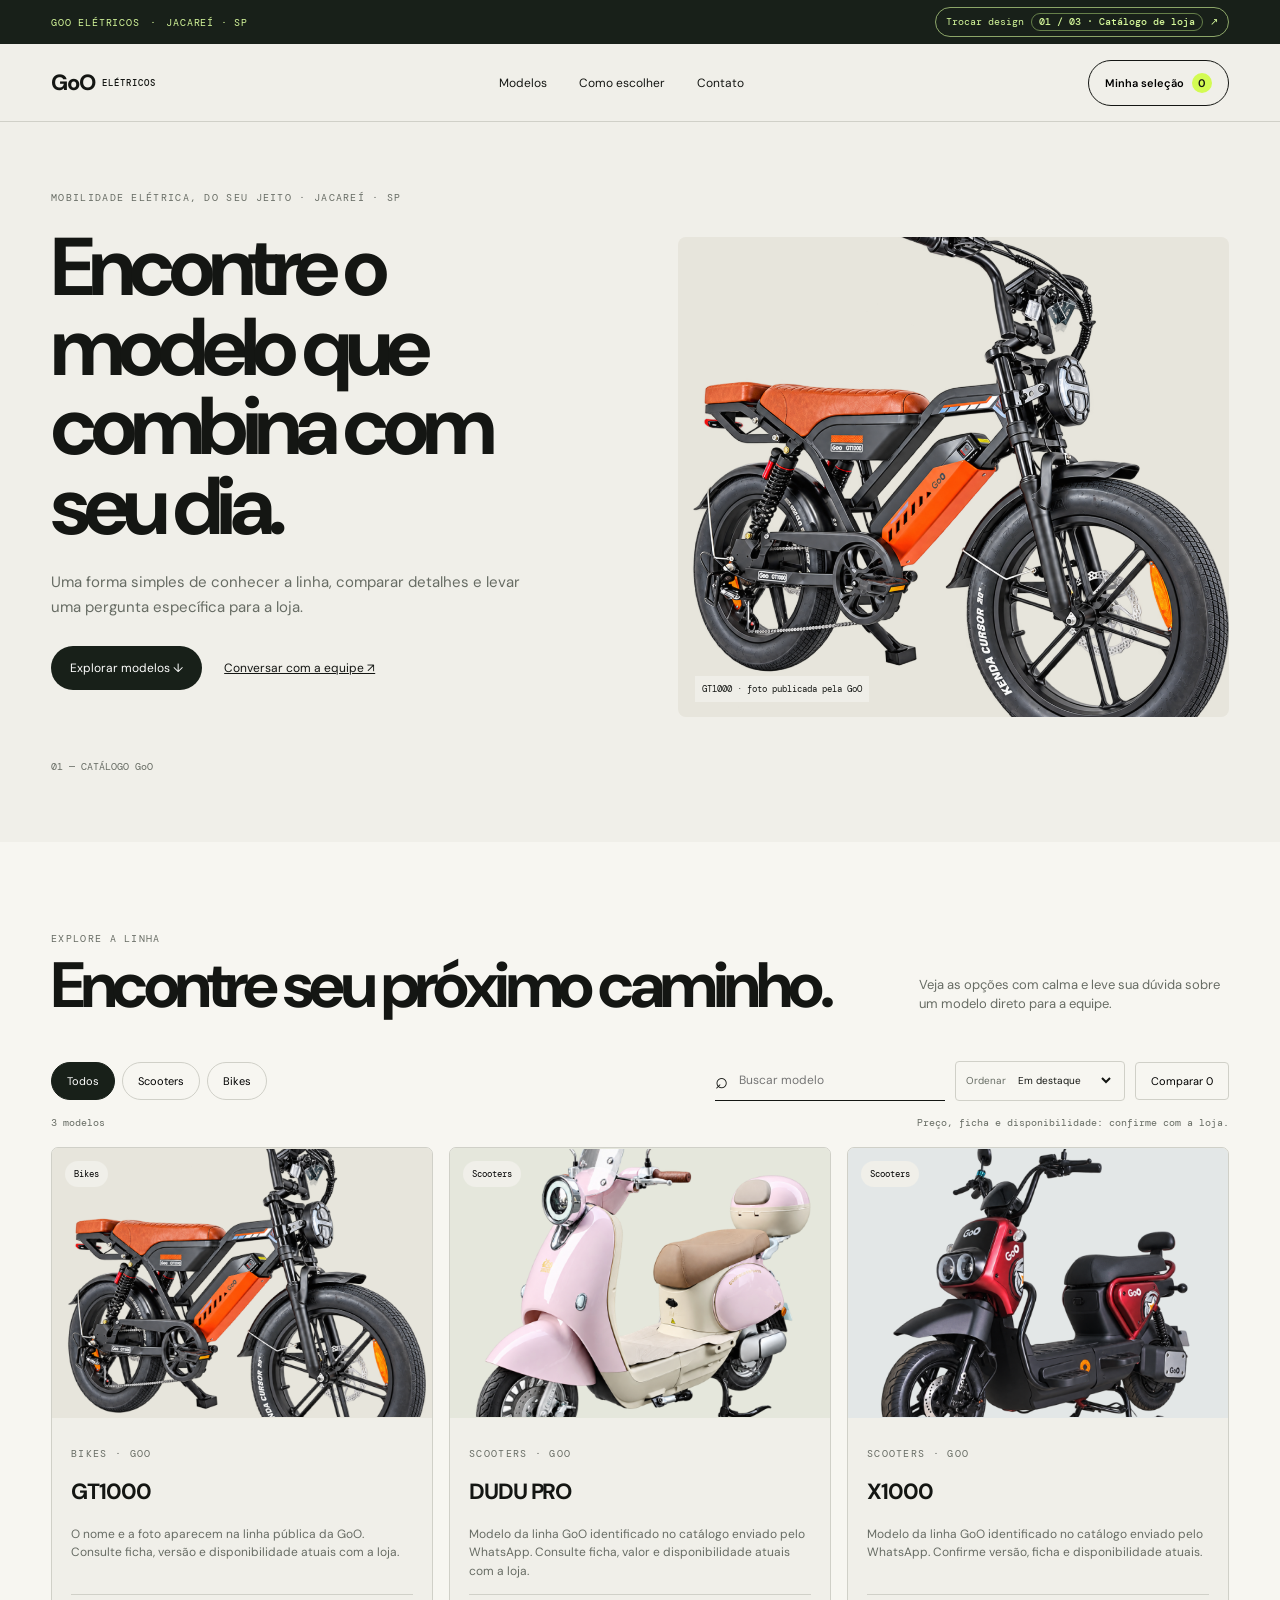
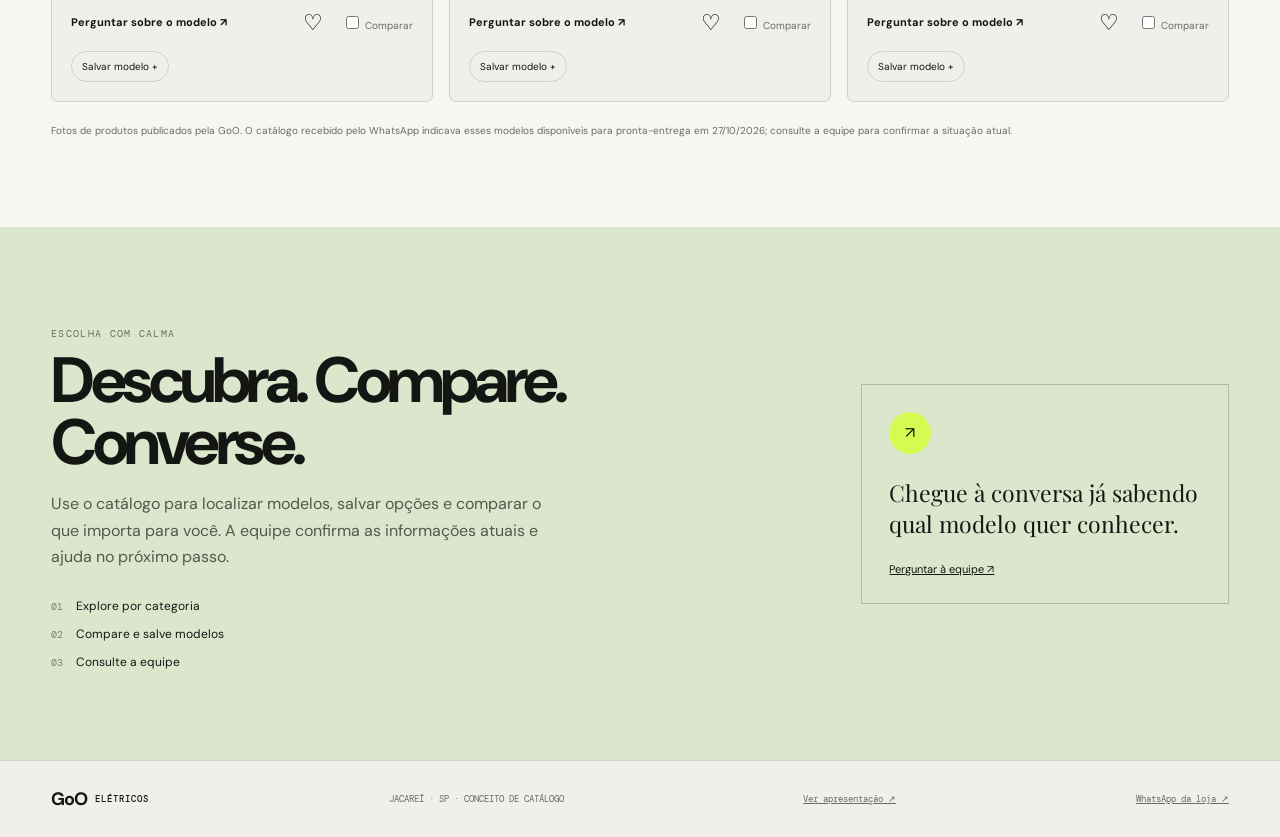
<file: index.html>
<!doctype html>
<html lang="pt-BR">
<head>
  <meta charset="utf-8">
  <meta name="viewport" content="width=device-width,initial-scale=1">
  <meta name="theme-color" content="#e9e6df">
  <meta name="description" content="Conheça os modelos de mobilidade elétrica da GoO Jacareí, compare opções e consulte a equipe.">
  <title>GoO ELÉTRICOS — mobilidade em Jacareí</title>
  <link rel="preconnect" href="https://fonts.googleapis.com">
  <link rel="preconnect" href="https://fonts.gstatic.com" crossorigin>
  <link href="https://fonts.googleapis.com/css2?family=DM+Mono:wght@400;500&family=DM+Sans:wght@400;500;600;700;800&family=Playfair+Display:wght@500;600;700&display=swap" rel="stylesheet">
  <link rel="stylesheet" href="style.css?v=20261028-04">
</head>
<body data-direction="0">
  <div class="concept-bar">
    <span>GOO ELÉTRICOS</span><span aria-hidden="true">·</span><span>JACAREÍ · SP</span>
    <button id="designToggle" type="button" aria-label="Trocar direção visual">Trocar design <b>01 / 03</b> ↗</button>
  </div>
  <header class="site-head">
    <a class="wordmark" href="#top">GoO<span>ELÉTRICOS</span></a>
    <nav aria-label="Navegação principal"><a href="#catalogo">Modelos</a><a href="#como-escolher">Como escolher</a><a href="#contato">Contato</a></nav>
    <button id="selectionOpen" class="head-cta" type="button">Minha seleção <span id="selectionCount">0</span></button>
  </header>
  <main id="top">
    <div id="experience"></div>
    <section class="catalog-section" id="catalogo">
      <div class="section-head"><div><p class="kicker">EXPLORE A LINHA</p><h2>Encontre seu próximo caminho.</h2></div><p>Veja as opções com calma e leve sua dúvida sobre um modelo direto para a equipe.</p></div>
      <div class="catalog-tools">
        <div class="filters" role="group" aria-label="Filtrar por categoria" id="filters"></div>
        <label class="search"><span aria-hidden="true">⌕</span><input id="search" type="search" placeholder="Buscar modelo" aria-label="Buscar no catálogo" autocomplete="off"></label>
        <label class="sort-control"><span>Ordenar</span><select id="sortSelect" aria-label="Ordenar modelos"><option value="featured">Em destaque</option><option value="az">Nome A–Z</option><option value="za">Nome Z–A</option></select></label>
        <button id="compare" class="compare" type="button" aria-pressed="false">Comparar <span id="compareCount">0</span></button>
      </div>
      <div class="catalog-status"><span id="resultCount" aria-live="polite"></span><span>Preço, ficha e disponibilidade: confirme com a loja.</span></div>
      <div id="productGrid" class="product-grid" aria-live="polite"></div>
      <p class="fineprint">Fotos de produtos publicados pela GoO. O catálogo recebido pelo WhatsApp indicava esses modelos disponíveis para pronta-entrega em 27/10/2026; consulte a equipe para confirmar a situação atual.</p>
    </section>
    <section class="choice-section" id="como-escolher">
      <div class="choice-copy"><p class="kicker">ESCOLHA COM CALMA</p><h2>Descubra. Compare. Converse.</h2><p>Use o catálogo para localizar modelos, salvar opções e comparar o que importa para você. A equipe confirma as informações atuais e ajuda no próximo passo.</p><div class="steps"><span><b>01</b> Explore por categoria</span><span><b>02</b> Compare e salve modelos</span><span><b>03</b> Consulte a equipe</span></div></div>
      <div class="choice-note"><span class="round-mark" aria-hidden="true">↗</span><p>Chegue à conversa já sabendo qual modelo quer conhecer.</p><a class="wa-link" target="_blank" rel="noreferrer">Perguntar à equipe ↗</a></div>
    </section>
    <section id="brandArea"></section>
    <footer id="contato"><a class="wordmark" href="#top">GoO<span>ELÉTRICOS</span></a><span>JACAREÍ · SP · CONCEITO DE CATÁLOGO</span><a href="arte.html">Ver apresentação ↗</a><a class="wa-link" target="_blank" rel="noreferrer">WhatsApp da loja ↗</a></footer>
  </main>
  <dialog id="detailDialog" class="site-dialog"><form method="dialog"><button class="dialog-close" aria-label="Fechar detalhes">×</button></form><div id="detailContent"></div></dialog>
  <dialog id="compareDialog" class="site-dialog"><form method="dialog"><button class="dialog-close" aria-label="Fechar comparação">×</button></form><p class="kicker">COMPARAÇÃO</p><h2>Compare sua seleção</h2><p class="dialog-note">As informações exibidas são as referências atualmente confirmadas no catálogo. Consulte a loja para validar ficha, versão e disponibilidade.</p><div id="compareTable"></div></dialog>
  <dialog id="selectionDialog" class="site-dialog"><form method="dialog"><button class="dialog-close" aria-label="Fechar seleção">×</button></form><p class="kicker">SUA LISTA DE INTERESSE</p><h2>Modelos para consultar</h2><div id="selectionItems"></div><a id="selectionContact" class="button dark" target="_blank" rel="noreferrer">Enviar seleção pelo WhatsApp ↗</a></dialog>
  <script>
    window.PROJECT = {
      dir: "goo", slug: "goo-jacarei", brand: "GoO ELÉTRICOS", place: "JACAREÍ · SP", phone: "5512997962920",
      eyebrow: "Mobilidade elétrica, do seu jeito", headline: "Encontre o modelo que combina com seu dia.",
      lead: "Uma forma simples de conhecer a linha, comparar detalhes e levar uma pergunta específica para a loja.",
      categories: ["Todos", "Scooters", "Bikes"],
      products: [
        { name: "GT1000", category: "Bikes", img: "goo-1.png", alt: "Bicicleta elétrica GoO GT1000, foto publicada no site oficial da GoO", detail: "O nome e a foto aparecem na linha pública da GoO. Consulte ficha, versão e disponibilidade atuais com a loja." },
        { name: "DUDU PRO", category: "Scooters", img: "goo-4.png", alt: "Scooter elétrica GoO Dudu Pro rosa, foto publicada no site oficial da GoO", detail: "Modelo da linha GoO identificado no catálogo enviado pelo WhatsApp. Consulte ficha, valor e disponibilidade atuais com a loja." },
        { name: "X1000", category: "Scooters", img: "goo-5.png", alt: "Scooter elétrica GoO X1000 vermelha, foto publicada no site oficial da GoO", detail: "Modelo da linha GoO identificado no catálogo enviado pelo WhatsApp. Confirme versão, ficha e disponibilidade atuais." }
      ],
      directions: [
        ["Catálogo de loja", "Vitrine local, descoberta por categoria e acesso rápido aos modelos."],
        ["Ficha técnica", "Leitura editorial e comparação objetiva de cada modelo."],
        ["Escolha por percurso", "Uma entrada guiada por tipo de veículo e rotina de uso."]
      ]
    };
  </script>
  <script src="app.js?v=20261028-04"></script>
</body>
</html>
</file>
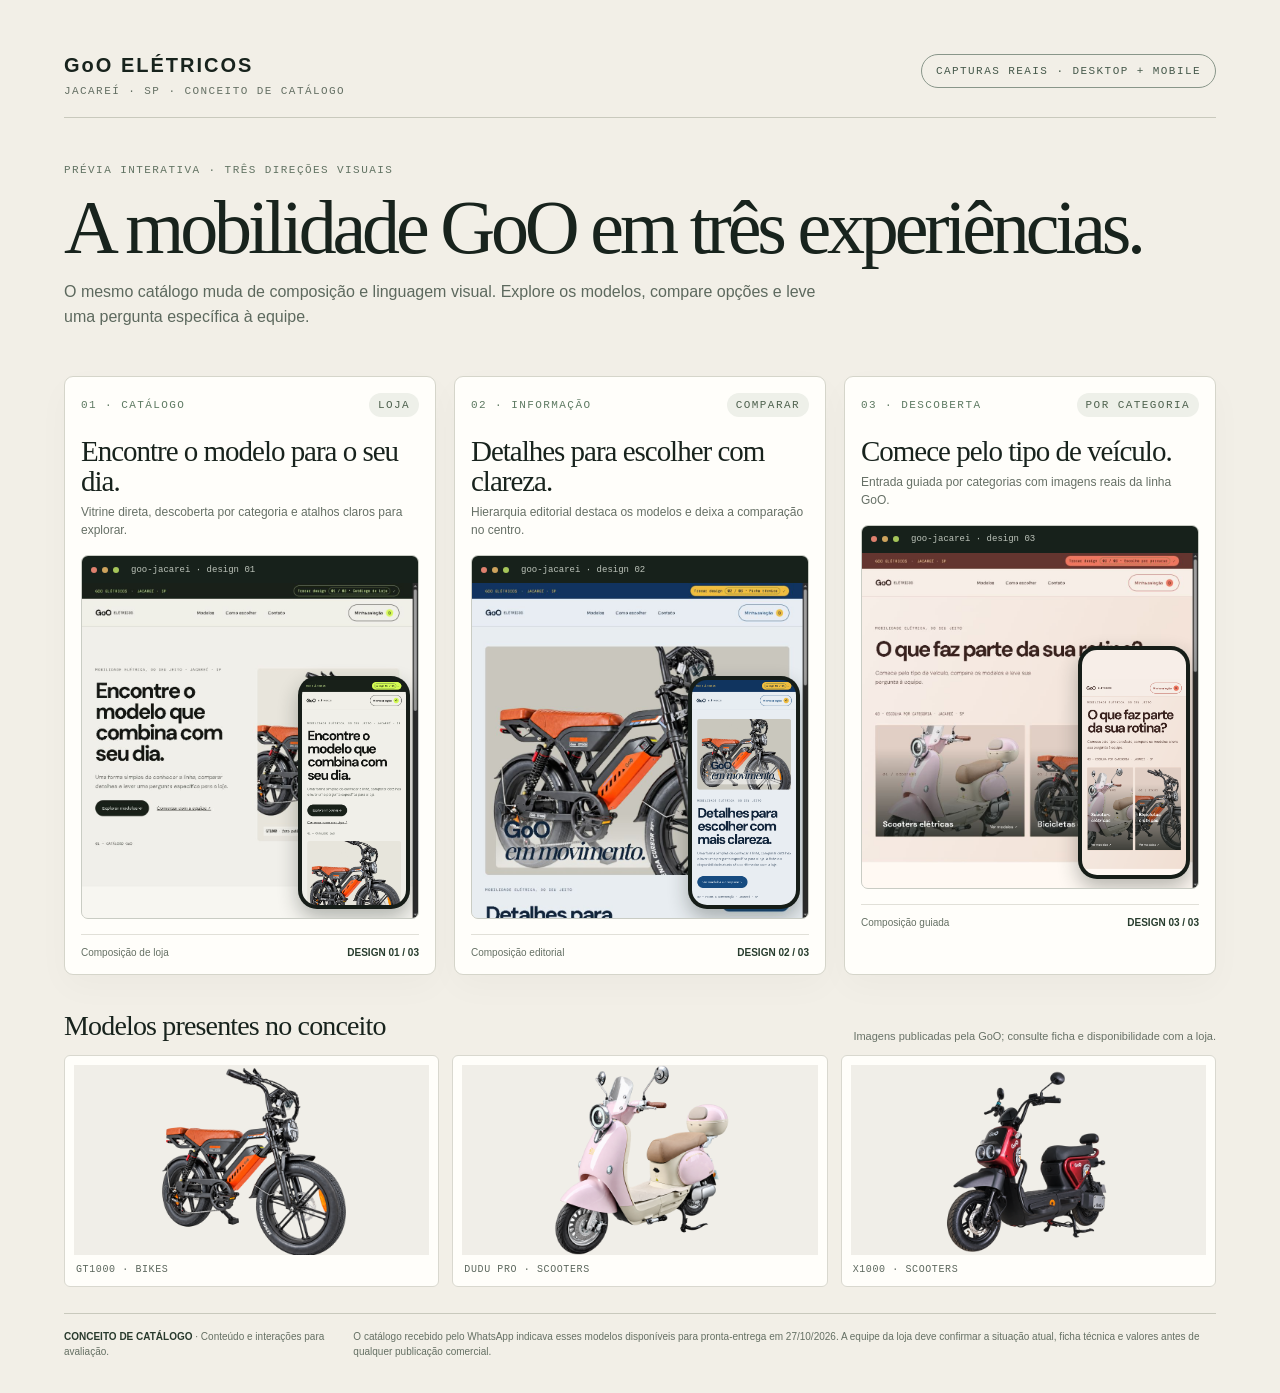
<file: arte.html>
<!doctype html>
<html lang="pt-BR">
<head>
  <meta charset="utf-8">
  <meta name="viewport" content="width=device-width,initial-scale=1">
  <meta name="theme-color" content="#efece4">
  <title>GoO ELÉTRICOS — três direções visuais</title>
  <style>
    *{box-sizing:border-box}html{background:#e3e0d6}body{margin:0;background:#f2efe7;color:#18231d;font-family:Arial,Helvetica,sans-serif;padding:54px 5vw 34px;max-width:1800px;margin-inline:auto}.mono{font:11px 'Courier New',monospace;letter-spacing:.13em;text-transform:uppercase}.mast{display:flex;align-items:start;justify-content:space-between;border-bottom:1px solid #c9c9bd;padding-bottom:20px}.brand{font-size:20px;font-weight:800;letter-spacing:.1em}.place{margin-top:8px;color:#657064}.stamp{padding:10px 14px;border:1px solid #89968a;border-radius:99px;color:#46594b}.hero{padding:35px 0 30px;max-width:1180px}.hero .mono{color:#627363}.hero h1{font:clamp(42px,6vw,76px)/.96 Georgia,serif;letter-spacing:-.055em;margin:15px 0}.hero p:last-child{font-size:16px;line-height:1.55;color:#5d695e;max-width:760px}.directions{display:grid;grid-template-columns:repeat(3,minmax(0,1fr));gap:18px}.card{background:#fffefa;border:1px solid #d5d5ca;border-radius:9px;padding:16px;box-shadow:0 12px 34px #1e291407}.cardhead{display:flex;align-items:center;justify-content:space-between;gap:12px}.number{color:#5e7a62}.pill{padding:6px 9px;border-radius:99px;background:#eef0e9;color:#4f624f}.card h2{font:29px/1.05 Georgia,serif;letter-spacing:-.035em;margin:19px 0 7px}.desc{font-size:12px;line-height:1.5;color:#667066;min-height:38px;margin:0 0 14px}.desktop{position:relative;border:1px solid #c9ccc4;border-radius:7px;overflow:hidden;background:#e9e7df}.chrome{height:27px;display:flex;align-items:center;gap:5px;padding:0 9px;background:#17211b;color:#e8eee4}.chrome i{height:6px;width:6px;border-radius:50%;background:#df806e}.chrome i:nth-child(2){background:#cda35d}.chrome i:nth-child(3){background:#a5c55a}.chrome span{margin-left:7px;opacity:.8;font:9px 'Courier New',monospace}.desktop img{display:block;width:100%;height:auto}.mobile{position:absolute;right:8px;bottom:9px;width:112px;padding:4px;border-radius:19px;background:#161d18;box-shadow:0 9px 20px #18231d50}.mobile img{display:block;width:100%;height:auto;border-radius:15px}.caption{display:flex;justify-content:space-between;gap:10px;border-top:1px solid #e1e0d8;margin-top:15px;padding-top:12px;color:#657064;font-size:10px}.caption b{color:#273c2d}.gallery-head{display:flex;align-items:end;justify-content:space-between;gap:20px;margin:35px 0 13px}.gallery-head h2{font:28px Georgia,serif;letter-spacing:-.03em;margin:0}.gallery-head p{margin:0;color:#687267;font-size:11px}.gallery{display:grid;grid-template-columns:repeat(3,1fr);gap:13px}.gallery figure{margin:0;background:#fffefa;border:1px solid #d9d8cf;padding:9px;border-radius:6px}.gallery img{display:block;width:100%;height:190px;object-fit:contain;background:#f0eee8}.gallery figcaption{padding:9px 2px 2px;color:#5d685e;font:10px 'Courier New',monospace;letter-spacing:.06em}.foot{display:flex;justify-content:space-between;gap:20px;border-top:1px solid #c9c9bd;margin-top:26px;padding-top:15px;color:#657064;font-size:10px;line-height:1.5}.foot strong{color:#293a2d}.note{max-width:950px}
    @media(max-width:1050px){body{padding:24px 16px}.directions{gap:9px}.card{padding:9px}.card h2{font-size:20px;margin:13px 0 6px}.desc{font-size:10px;line-height:1.35;min-height:36px;margin-bottom:8px}.desktop{border-radius:4px}.chrome{height:19px;padding-inline:6px}.chrome span{font-size:7px}.mobile{width:66px;right:5px;bottom:5px;padding:3px;border-radius:12px}.mobile img{border-radius:9px}.caption{font-size:8px;margin-top:8px;padding-top:7px}.hero{padding:22px 0 17px}.hero h1{font-size:42px;margin:9px 0}.hero p:last-child{font-size:12px;margin:0}.mast{padding-bottom:12px}.brand{font-size:15px}.place,.stamp{font-size:8px}.gallery{display:none}.gallery-head{display:none}.foot{margin-top:14px;padding-top:9px;font-size:8px}}
    @media(max-width:700px){.directions{grid-template-columns:1fr}.card{padding:13px}.card h2{font-size:26px}.desc{font-size:12px}.mobile{width:clamp(86px,20vw,125px)}.gallery{display:grid}.gallery-head{display:flex}.foot{display:block}}
    @media print{html,body{background:#f2efe7}.card{box-shadow:none;break-inside:avoid}.directions{gap:12px}.desktop img{max-height:none}}
  </style>
</head>
<body>
  <header class="mast"><div><div class="brand">GoO ELÉTRICOS</div><div class="place mono">Jacareí · SP · conceito de catálogo</div></div><div class="stamp mono">Capturas reais · desktop + mobile</div></header>
  <section class="hero"><p class="mono">PRÉVIA INTERATIVA · TRÊS DIREÇÕES VISUAIS</p><h1>A mobilidade GoO em três experiências.</h1><p>O mesmo catálogo muda de composição e linguagem visual. Explore os modelos, compare opções e leve uma pergunta específica à equipe.</p></section>
  <main class="directions">
    <article class="card"><div class="cardhead"><span class="number mono">01 · CATÁLOGO</span><span class="pill mono">Loja</span></div><h2>Encontre o modelo para o seu dia.</h2><p class="desc">Vitrine direta, descoberta por categoria e atalhos claros para explorar.</p><div class="desktop"><div class="chrome"><i></i><i></i><i></i><span>goo-jacarei · design 01</span></div><img src="screenshots/desktop-01.png" alt="Captura real do protótipo GoO no desktop, design catálogo"><div class="mobile"><img src="screenshots/mobile-01.png" alt="Captura real do protótipo GoO no celular, design catálogo"></div></div><div class="caption"><span>Composição de loja</span><b>DESIGN 01 / 03</b></div></article>
    <article class="card"><div class="cardhead"><span class="number mono">02 · INFORMAÇÃO</span><span class="pill mono">Comparar</span></div><h2>Detalhes para escolher com clareza.</h2><p class="desc">Hierarquia editorial destaca os modelos e deixa a comparação no centro.</p><div class="desktop"><div class="chrome"><i></i><i></i><i></i><span>goo-jacarei · design 02</span></div><img src="screenshots/desktop-02.png" alt="Captura real do protótipo GoO no desktop, design ficha técnica"><div class="mobile"><img src="screenshots/mobile-02.png" alt="Captura real do protótipo GoO no celular, design ficha técnica"></div></div><div class="caption"><span>Composição editorial</span><b>DESIGN 02 / 03</b></div></article>
    <article class="card"><div class="cardhead"><span class="number mono">03 · DESCOBERTA</span><span class="pill mono">Por categoria</span></div><h2>Comece pelo tipo de veículo.</h2><p class="desc">Entrada guiada por categorias com imagens reais da linha GoO.</p><div class="desktop"><div class="chrome"><i></i><i></i><i></i><span>goo-jacarei · design 03</span></div><img src="screenshots/desktop-03.png" alt="Captura real do protótipo GoO no desktop, design escolha por categoria"><div class="mobile"><img src="screenshots/mobile-03.png" alt="Captura real do protótipo GoO no celular, design escolha por categoria"></div></div><div class="caption"><span>Composição guiada</span><b>DESIGN 03 / 03</b></div></article>
  </main>
  <section><div class="gallery-head"><h2>Modelos presentes no conceito</h2><p>Imagens publicadas pela GoO; consulte ficha e disponibilidade com a loja.</p></div><div class="gallery"><figure><img src="images/goo-1.png" alt="Bicicleta elétrica GoO GT1000"><figcaption>GT1000 · BIKES</figcaption></figure><figure><img src="images/goo-4.png" alt="Scooter elétrica GoO Dudu Pro"><figcaption>DUDU PRO · SCOOTERS</figcaption></figure><figure><img src="images/goo-5.png" alt="Scooter elétrica GoO X1000"><figcaption>X1000 · SCOOTERS</figcaption></figure></div></section>
  <footer class="foot"><span><strong>CONCEITO DE CATÁLOGO</strong> · Conteúdo e interações para avaliação.</span><span class="note">O catálogo recebido pelo WhatsApp indicava esses modelos disponíveis para pronta-entrega em 27/10/2026. A equipe da loja deve confirmar a situação atual, ficha técnica e valores antes de qualquer publicação comercial.</span></footer>
</body>
</html>
</file>
<file: style.css>
*{box-sizing:border-box}html{scroll-behavior:smooth}body{--ink:#141613;--muted:#676c64;--paper:#f0efe9;--card:#e7e5dc;--accent:#d3fb52;--line:#d0d0c8;--display:'DM Sans',sans-serif;margin:0;background:var(--paper);color:var(--ink);font-family:var(--display)}a{color:inherit}button,input{font:inherit}button{cursor:pointer}.concept-bar{height:34px;padding:0 4vw;display:flex;align-items:center;gap:10px;background:#182019;color:#d4f79a;font:10px 'DM Mono',monospace;letter-spacing:.08em}.concept-bar button{margin-left:auto;border:0;color:inherit;background:transparent;font:inherit}.concept-bar b{padding:3px 7px;border:1px solid #66804a;border-radius:99px}.site-head{height:78px;padding:0 4vw;display:flex;align-items:center;justify-content:space-between;border-bottom:1px solid var(--line)}.wordmark{text-decoration:none;font-weight:800;letter-spacing:-.06em;font-size:22px}.site-head nav{display:flex;gap:32px}.site-head nav a,.head-cta{text-decoration:none;font-size:12px}.head-cta{padding:12px 16px;border:1px solid var(--ink);border-radius:99px}.hero{padding:54px 4vw 64px;min-height:590px}.hero.split{display:grid;grid-template-columns:1fr 1fr;gap:6vw;align-items:center}.hero-copy{max-width:650px}.kicker{font:10px 'DM Mono',monospace;letter-spacing:.13em;color:var(--muted);text-transform:uppercase}.hero h1{font-size:clamp(46px,6.4vw,92px);line-height:.97;letter-spacing:-.075em;max-width:760px;margin:24px 0}.hero h1 em,.choice-copy h2 em{font-family:'Playfair Display',serif;font-weight:500;letter-spacing:-.065em}.hero-copy>p:not(.kicker){max-width:480px;color:var(--muted);line-height:1.65;font-size:15px}.hero-actions{display:flex;gap:22px;align-items:center;margin-top:26px}.button{display:inline-flex;text-decoration:none;border-radius:99px;padding:14px 19px;font-size:12px}.button.dark{background:var(--ink);color:white}.text-link{font-size:12px}.hero-mark{display:block;margin-top:70px;font:10px 'DM Mono',monospace;color:var(--muted)}.hero-photo{height:480px;background:var(--card);position:relative;overflow:hidden;border-radius:4px}.hero-photo img{width:100%;height:100%;object-fit:contain}.hero-photo small{position:absolute;bottom:15px;left:17px;font:9px 'DM Mono',monospace;background:#f0efe9e8;padding:7px}.hero.stacked{display:grid;grid-template-columns:1.35fr .65fr;gap:5vw;align-items:center}.stacked .hero-photo{height:520px}.photo-title{position:absolute;left:30px;bottom:20px;color:var(--ink);font-size:clamp(40px,7vw,90px);font-weight:800;line-height:.86;letter-spacing:-.08em;text-shadow:0 2px 30px white}.photo-title i{font-family:'Playfair Display';font-weight:500}.hero.guided{display:grid;grid-template-columns:.7fr 1.3fr;gap:4vw;align-items:center}.guide-choices{display:grid;grid-template-columns:repeat(2,1fr);gap:10px}.guide-choices>button{border:1px solid var(--line);background:var(--card);padding:20px;min-height:120px;text-align:left;display:grid;grid-template-columns:1fr auto;align-items:end}.guide-choices>button span{grid-column:1/-1;font:10px 'DM Mono';color:var(--muted)}.guide-choices>button b{font-size:22px}.guide-choices>button i{font-size:11px}.guide-photo{grid-column:1/-1;height:220px;overflow:hidden;background:var(--card)}.guide-photo img{width:100%;height:100%;object-fit:cover}.catalog-section{padding:80px 4vw;background:#f7f6f1}.section-head{display:flex;justify-content:space-between;align-items:end;margin-bottom:34px}.section-head h2,.choice-copy h2{font-size:clamp(38px,5vw,68px);letter-spacing:-.07em;line-height:.98;margin:9px 0}.section-head>p{max-width:310px;color:var(--muted);font-size:13px;line-height:1.5}.catalog-tools{display:grid;grid-template-columns:1fr 250px auto;gap:10px;align-items:center;margin-bottom:25px}.filters{display:flex;gap:7px;flex-wrap:wrap}.filter,.compare{border:1px solid var(--line);background:transparent;border-radius:99px;padding:11px 15px;font-size:11px}.filter.active{background:var(--ink);border-color:var(--ink);color:white}.search{height:40px;border-bottom:1px solid var(--ink);display:flex;align-items:center;gap:9px}.search span{font-size:22px}.search input{min-width:0;border:0;outline:none;background:transparent;width:100%;font-size:12px}.compare{border-radius:4px}.product-grid{display:grid;grid-template-columns:repeat(3,1fr);gap:16px}.product-card{background:var(--paper);border:1px solid var(--line)}.photo{height:270px;display:block;position:relative;background:var(--card);overflow:hidden}.photo img{width:100%;height:100%;object-fit:cover;mix-blend-mode:multiply;transition:transform .4s}.product-card:hover .photo img{transform:scale(1.04)}.photo-index{position:absolute;top:13px;left:13px;background:var(--paper);padding:7px 9px;border-radius:99px;font:9px 'DM Mono'}.product-info{padding:19px}.product-info h3{font-size:22px;letter-spacing:-.05em;margin:7px 0}.product-info>p:not(.kicker){font-size:12px;line-height:1.55;color:var(--muted);min-height:57px}.card-actions{display:flex;align-items:center;gap:13px;flex-wrap:wrap;border-top:1px solid var(--line);padding-top:12px}.card-actions>a{font-size:11px;text-decoration:none;font-weight:700}.favorite{margin-left:auto;border:0;background:none;font-size:22px}.pick{font-size:10px;color:var(--muted)}.fineprint{font-size:10px;color:var(--muted);margin-top:22px}.choice-section{padding:90px 4vw;display:grid;grid-template-columns:1.3fr .7fr;gap:10vw;background:#dce6cd}.choice-copy h2{max-width:550px}.choice-copy>p:not(.kicker){max-width:520px;color:#50594d;line-height:1.65}.steps{display:grid;gap:12px;margin-top:28px}.steps span{display:flex;gap:13px;align-items:center;font-size:12px}.steps b{font:10px 'DM Mono';color:#778170}.choice-note{align-self:center;padding:27px;border:1px solid #aebba3;min-height:195px;display:flex;flex-direction:column;justify-content:space-between}.round-mark{width:42px;height:42px;border-radius:50%;background:var(--accent);display:grid;place-items:center}.choice-note p{font-family:'Playfair Display';font-size:23px}.choice-note a{font-size:11px}footer{padding:26px 4vw;display:flex;justify-content:space-between;align-items:center;border-top:1px solid var(--line);font:9px 'DM Mono';color:var(--muted)}footer .wordmark{font:700 18px 'DM Sans';color:var(--ink)}.empty{padding:45px;color:var(--muted)}dialog{width:min(800px,92vw);border:0;padding:35px;background:#f7f6f1;color:var(--ink);box-shadow:0 20px 90px #0004}dialog::backdrop{background:#101510aa}.dialog-close{float:right;border:0;background:none;font-size:28px}.compare-table{display:flex;gap:15px;overflow:auto}.compare-table article{min-width:210px;max-width:270px;background:var(--paper);padding:12px}.compare-table img{width:100%;height:130px;object-fit:cover}.compare-table p{font-size:11px;line-height:1.5;color:var(--muted)}.compare-table a{font-size:11px}.dual{min-height:590px}.door-grid{display:grid;grid-template-columns:1fr 1fr;gap:9px;margin-top:30px}.door-grid button{padding:17px;border:1px solid var(--ink);background:transparent;text-align:left;font-size:18px;font-weight:700}.door-grid span{display:block;margin-top:12px;font-size:10px;font-weight:400;color:var(--muted)}.baby-panel{padding:50px 4vw;display:grid;grid-template-columns:1fr 300px;gap:6vw;align-items:center;background:#e1f4ef}.baby-panel h2{font-size:clamp(36px,4vw,60px);max-width:620px;line-height:.98;letter-spacing:-.07em}.baby-panel p:not(.kicker){max-width:620px;color:var(--muted);line-height:1.6;font-size:13px}.photo-pending{font:10px 'DM Mono';padding:11px;background:#ffffff9c}.baby-mark{width:220px;height:220px;border-radius:50%;display:grid;place-items:center;background:#fff;color:#40b4c5;font:italic 90px 'Playfair Display';box-shadow:0 0 0 12px #c7ece5}.baby-mark span{font:11px 'DM Mono';color:#d1b437}.brand-foot{padding:16px 4vw;display:flex;justify-content:space-between;gap:12px;font:9px 'DM Mono';color:var(--muted)}.brand-tiles{display:grid;grid-template-columns:1fr 1fr;gap:13px}.brand-tiles button{min-height:300px;background:#151915;color:white;border:0;padding:17px;text-align:left;display:flex;flex-direction:column;align-items:flex-start;justify-content:end;position:relative;overflow:hidden}.brand-tiles button img{position:absolute;inset:0;width:100%;height:100%;object-fit:cover;opacity:.66}.brand-tiles button span,.brand-tiles button b{z-index:1}.brand-tiles button span{font:9px 'DM Mono';margin-bottom:11px}.brand-tiles button b{font-size:21px}.brand-tiles button+button{background:#dff1ed;color:#17201d}.baby-symbol{margin:auto;font:italic 95px 'Playfair Display';color:#38b4c6}.baby-symbol span{display:block;font:20px 'DM Sans';color:#cfb434}.product-card:nth-child(3n+2){--card:#e5e7dc}.product-card:nth-child(3n){--card:#e3e7e7}body[data-direction="1"]{--paper:#e9e5de;--card:#d9d3c8;--ink:#22201d;--accent:#d7fe54}body[data-direction="1"] .hero.stacked{grid-template-columns:1fr;gap:25px}body[data-direction="1"] .stacked .hero-photo{height:min(68vw,650px);background:#c9c7bd}body[data-direction="1"] .stacked .hero-copy{display:grid;grid-template-columns:1fr 1fr;align-items:end;gap:0 30px;max-width:none}body[data-direction="1"] .stacked .hero-copy .kicker,body[data-direction="1"] .stacked .hero-copy>p{grid-column:1}body[data-direction="1"] .stacked .hero-copy h1{grid-column:1;grid-row:2/4}body[data-direction="1"] .stacked .hero-copy .button{grid-column:2;grid-row:2;justify-self:end}body[data-direction="1"] .hero.guided{grid-template-columns:1fr;gap:30px}body[data-direction="1"] .choice-section{background:#22201d;color:#eee}body[data-direction="1"] .choice-note{border-color:#555}body[data-direction="1"] .brand-tiles button{min-height:360px}body[data-direction="2"]{--paper:#f4ede0;--card:#e8dbc3;--ink:#292719;--accent:#e2b84f}body[data-direction="2"] .hero.guided{grid-template-columns:1fr;gap:25px}body[data-direction="2"] .hero.guided .hero-copy{max-width:950px}body[data-direction="2"] .guide-choices{grid-template-columns:repeat(3,1fr);align-items:stretch}body[data-direction="2"] .guide-photo{grid-column:auto;height:240px}body[data-direction="2"] .hero.guided.dual .brand-tiles{grid-template-columns:1fr 1fr}body[data-direction="2"] .hero.guided.dual .brand-tiles button{min-height:290px}body[data-direction="2"] .catalog-section{background:#ede4d4}body[data-direction="2"] .product-grid{grid-template-columns:1fr 1fr}body[data-direction="2"] .product-card{display:grid;grid-template-columns:.9fr 1.1fr}body[data-direction="2"] .product-card .photo{height:310px}body[data-direction="2"] .product-info{align-self:center;padding:24px}body[data-direction="2"] .choice-section{background:#e1d6c2}body[data-direction="2"] .baby-panel{background:#f0d9d3}body[data-direction="2"] .door-grid button{border-radius:24px}body[data-direction="2"] .hero-photo{border-radius:48% 48% 4px 4px}body[data-direction="2"] .brand-tiles button{border-radius:130px 130px 4px 4px}.hero.dual .hero-copy h1{font-size:clamp(50px,6vw,80px)}body[data-direction="0"] .product-grid{grid-template-columns:repeat(3,1fr)}
@media(max-width:800px){.site-head{height:65px}.site-head nav{display:none}.hero.split,.hero.stacked,.hero.guided{grid-template-columns:1fr;gap:24px}.hero{padding:38px 5vw;min-height:auto}.hero-photo,.hero.stacked .hero-photo{height:360px}.hero-mark{margin-top:35px}.hero.guided .guide-choices{grid-template-columns:1fr 1fr}.catalog-section{padding:60px 5vw}.catalog-tools{grid-template-columns:1fr auto}.filters{grid-column:1/-1}.search{grid-column:1}.compare{grid-column:2}.product-grid,body[data-direction="0"] .product-grid{grid-template-columns:repeat(2,1fr)}.product-card .photo{height:230px}.choice-section{padding:60px 5vw;grid-template-columns:1fr;gap:24px}.section-head{align-items:start;display:block}.section-head>p{margin-top:18px}.baby-panel{padding:45px 5vw;grid-template-columns:1fr 150px}.baby-mark{width:125px;height:125px;font-size:55px}.brand-foot{flex-wrap:wrap;padding:15px 5vw}body[data-direction="1"] .stacked .hero-copy{display:block}body[data-direction="1"] .stacked .hero-copy .button{margin-top:20px}body[data-direction="2"] .product-grid{grid-template-columns:1fr}body[data-direction="2"] .product-card{grid-template-columns:1fr}.brand-tiles button{min-height:250px}}
@media(max-width:520px){.concept-bar{padding:0 14px;font-size:8px}.site-head{padding:0 15px}.wordmark{font-size:16px}.head-cta{font-size:9px;padding:10px}.hero{padding:32px 15px}.hero h1{font-size:54px}.hero-photo,.hero.stacked .hero-photo{height:275px}.guide-choices{gap:7px}.guide-choices>button{min-height:100px;padding:13px}.guide-choices>button b{font-size:17px}.catalog-section{padding:55px 15px}.catalog-tools{gap:8px}.filter{padding:9px 11px;font-size:10px}.product-grid,body[data-direction="0"] .product-grid{grid-template-columns:1fr}.product-card .photo{height:280px}.choice-section{padding:55px 15px}.baby-panel{grid-template-columns:1fr;padding:35px 15px}.baby-mark{display:none}.brand-foot{font-size:8px}.brand-tiles button{min-height:190px;padding:13px}.brand-tiles button b{font-size:17px}.brand-tiles{gap:8px}footer{padding:20px 15px;gap:12px;flex-wrap:wrap}footer span{order:3;width:100%}.compare-table article{min-width:180px}}
@media(prefers-reduced-motion:reduce){*{scroll-behavior:auto!important;transition:none!important}}.baby-catalog{padding:52px 4vw;background:#f7f6f1}.baby-catalog .section-head{margin-bottom:28px}.baby-product-grid{display:grid;grid-template-columns:repeat(4,minmax(0,1fr));gap:12px}.baby-price{font-weight:800;font-size:13px}.baby-price small{display:block;margin-top:4px;font-size:9px;font-weight:400;color:var(--muted)}.photo-note{font:10px 'DM Mono';padding:12px;background:#ffffffa8}.baby-product .photo img{mix-blend-mode:normal;object-fit:cover}#designToggle{max-width:47%;text-align:right}body[data-direction="1"] .baby-catalog{background:#20221e;color:#f0eee7}body[data-direction="1"] .baby-catalog .section-head>p{color:#bebeb5}body[data-direction="1"] .baby-product-grid{grid-template-columns:repeat(2,minmax(0,1fr));gap:16px}body[data-direction="1"] .baby-product{display:grid;grid-template-columns:.95fr 1.05fr;background:#292b26;border-color:#4a4b43}body[data-direction="1"] .baby-product .photo{height:260px}body[data-direction="1"] .baby-product .product-info>p:not(.kicker){color:#c1c1b7}body[data-direction="1"] .baby-product .card-actions{border-color:#4a4b43}body[data-direction="1"] .baby-product .baby-price small{color:#c1c1b7}body[data-direction="1"] .baby-panel{background:#222b27;color:#f4f1e9}body[data-direction="1"] .baby-panel p:not(.kicker){color:#c9d0c9}body[data-direction="1"] .brand-foot{background:#20221e;color:#bcbdb4}body[data-direction="2"] .baby-catalog{background:#efe3d2}body[data-direction="2"] .baby-product-grid{grid-template-columns:repeat(2,minmax(0,1fr))}body[data-direction="2"] .baby-product{display:grid;grid-template-columns:1fr 1fr;background:#faf3e8;border-radius:22px;overflow:hidden}body[data-direction="2"] .baby-product .photo{height:230px}body[data-direction="2"] .baby-product .product-info{align-self:center}body[data-direction="2"] .baby-panel{background:#efd3ce;border-radius:32px 32px 4px 4px}.brand-area .text-link{display:inline-block;margin:15px 0 0 12px;font-size:11px}@media(max-width:800px){.baby-catalog{padding:45px 5vw}.baby-product-grid{grid-template-columns:repeat(2,minmax(0,1fr))}#designToggle{max-width:58%}}@media(max-width:520px){.baby-catalog{padding:44px 15px}.baby-product-grid{grid-template-columns:1fr}body[data-direction="1"] .baby-product-grid,body[data-direction="2"] .baby-product-grid{grid-template-columns:1fr}body[data-direction="1"] .baby-product,body[data-direction="2"] .baby-product{grid-template-columns:1fr}body[data-direction="1"] .baby-product .photo,body[data-direction="2"] .baby-product .photo{height:270px}.concept-bar button{font-size:8px}#designToggle{max-width:60%;white-space:normal;font-size:8px}.baby-panel .text-link{margin-left:0!important;display:block!important}}:focus-visible{outline:3px solid #557627;outline-offset:3px}
.baby-category-list{display:flex;flex-wrap:wrap;gap:8px;margin:-8px 0 25px}.baby-category-list span{padding:9px 13px;border:1px solid var(--line);border-radius:99px;font-size:10px;background:#ffffff82}body[data-direction="1"] .baby-category-list span{border-color:#555;background:#30332d;color:#eee}body[data-direction="2"] .baby-category-list span{background:#faf3e8;border-color:#d9cbbc}@media(max-width:520px){.baby-category-list{gap:6px}.baby-category-list span{font-size:9px;padding:8px 10px}}
/* Tres direcoes com paletas e componentes proprios, preservando a estrutura do catalogo. */
body[data-direction="0"]{--paper:#f0efe9;--card:#e7e5dc;--ink:#141613;--muted:#676c64;--line:#d0d0c8;--accent:#d3fb52}
body[data-direction="0"] .concept-bar{background:#182019;color:#d4f79a}body[data-direction="0"] .button.dark,body[data-direction="0"] .filter.active{background:#182019;border-color:#182019}
body[data-direction="1"]{--paper:#e8edf2;--card:#d8e0e8;--ink:#10243b;--muted:#536477;--line:#c3ced9;--accent:#f0bd3f}
body[data-direction="1"] .concept-bar{background:#10345f;color:#f4ca59}body[data-direction="1"] .catalog-section{background:#f4f7fa}body[data-direction="1"] .button.dark,body[data-direction="1"] .filter.active{background:#164b80;border-color:#164b80}body[data-direction="1"] .site-head{border-color:#bac8d5}body[data-direction="1"] .hero-photo{background:#d1dce6}body[data-direction="1"] .product-card{background:#f4f7fa;border-color:#c8d2dd}body[data-direction="1"] .photo-index{background:#e8edf2;color:#10243b}body[data-direction="1"] .head-cta{border-color:#164b80;color:#164b80}
body[data-direction="2"]{--paper:#f7eee8;--card:#f0ddd2;--ink:#39221e;--muted:#755d55;--line:#e2c9bc;--accent:#ef765f}
body[data-direction="2"] .concept-bar{background:#63352e;color:#ffe0a8}body[data-direction="2"] .catalog-section{background:#fff8f3}body[data-direction="2"] .button.dark,body[data-direction="2"] .filter.active{background:#b84f42;border-color:#b84f42}body[data-direction="2"] .site-head{border-color:#e2c9bc}body[data-direction="2"] .hero-photo{background:#ecd4c7}body[data-direction="2"] .product-card{background:#fff8f3;border-color:#e5cfc3}body[data-direction="2"] .photo-index{background:#f7eee8;color:#39221e}body[data-direction="2"] .head-cta{border-color:#b84f42;color:#8b3b32}
@media(prefers-reduced-motion:reduce){body[data-direction] *{scroll-behavior:auto}}

/* Polimento compartilhado: o mesmo catálogo e as mesmas ações nas três direções. */
:focus-visible{outline:3px solid var(--accent);outline-offset:3px}
.concept-bar{position:relative;z-index:20;min-height:38px;height:auto;padding-block:7px}
.concept-bar button{min-height:30px;padding:5px 9px;border:1px solid currentColor;border-radius:99px;transition:background-color .2s,color .2s}
.concept-bar button:hover{background:var(--accent);color:var(--ink)}
.site-head{position:sticky;top:0;z-index:15;background:color-mix(in srgb,var(--paper) 92%,transparent);backdrop-filter:blur(14px)}
.wordmark{display:flex;align-items:center;gap:8px}.wordmark span{font:500 9px 'DM Mono',monospace;letter-spacing:.11em}
.site-head nav a{padding:9px 0}.site-head nav a:hover,footer a:hover,.text-link:hover{text-decoration-thickness:2px;text-underline-offset:4px}
.head-cta{font:600 11px 'DM Sans',sans-serif;background:transparent;cursor:pointer}.head-cta span{display:inline-grid;place-items:center;min-width:20px;height:20px;margin-left:5px;border-radius:50%;background:var(--accent);color:var(--ink)}
.hero{min-height:unset}.hero.split{min-height:min(720px,calc(100svh - 116px))}.hero-photo{border-radius:8px}.hero-photo img{object-fit:cover}.hero.stacked .hero-photo img{object-fit:cover}.photo-title{padding:16px 20px;background:linear-gradient(0deg,#fff8 0%,transparent 100%);border-radius:8px}
.hero.guided{min-height:min(680px,calc(100svh - 116px))}.guide-choices{gap:14px}.guide-tile{position:relative;min-height:270px;overflow:hidden;display:flex;flex-direction:column;align-items:flex-start;justify-content:flex-end;gap:8px;padding:20px;text-align:left;color:#fff;background:#17211d;border:0;border-radius:8px}.guide-tile::after{content:"";position:absolute;inset:0;background:linear-gradient(180deg,#1111 20%,#101612c9 100%)}.guide-tile img{position:absolute;inset:0;width:100%;height:100%;object-fit:cover;opacity:.9;transition:transform .35s}.guide-tile:hover img{transform:scale(1.04)}.guide-tile>*:not(img){position:relative;z-index:1}.guide-tile span{font:10px 'DM Mono',monospace;text-transform:uppercase;letter-spacing:.12em}.guide-tile b{font-size:clamp(18px,2vw,25px)}.guide-tile i{font-size:11px;font-style:normal}
.catalog-section{scroll-margin-top:84px}.catalog-tools{grid-template-columns:minmax(0,1fr) minmax(160px,230px) minmax(125px,170px) auto}.sort-control{height:40px;display:flex;align-items:center;gap:8px;padding:0 10px;border:1px solid var(--line);border-radius:4px;font-size:10px;color:var(--muted)}.sort-control select{min-width:0;width:100%;border:0;background:transparent;color:var(--ink);font:inherit}.catalog-status{display:flex;justify-content:space-between;gap:12px;margin:-10px 0 18px;color:var(--muted);font:10px 'DM Mono',monospace}.product-grid{align-items:stretch}.product-card{overflow:hidden;border-radius:7px}.photo{width:100%;border:0;cursor:pointer}.photo img{mix-blend-mode:normal}.photo-open{position:absolute;right:12px;bottom:12px;padding:8px 10px;background:var(--paper);border-radius:99px;color:var(--ink);font:10px 'DM Mono',monospace;opacity:0;transform:translateY(4px);transition:opacity .2s,transform .2s}.photo:hover .photo-open,.photo:focus-visible .photo-open{opacity:1;transform:none}.product-info{display:flex;flex-direction:column}.product-info>p:not(.kicker){flex:1}.card-actions{align-items:center}.selection-add{padding:8px 10px;border:1px solid var(--line);border-radius:99px;background:transparent;color:var(--ink);font-size:10px}.selection-add[aria-pressed="true"]{background:var(--accent);border-color:var(--accent)}.compare-active{background:var(--ink);color:var(--paper)}
.site-dialog{width:min(900px,calc(100vw - 28px));max-height:min(85svh,760px);overflow:auto;border:1px solid var(--line);border-radius:12px;padding:clamp(20px,4vw,38px);background:var(--paper);color:var(--ink);box-shadow:0 24px 90px #07100b40}.site-dialog::backdrop{background:#101510b3;backdrop-filter:blur(4px)}.site-dialog h2{max-width:680px;font-size:clamp(28px,5vw,46px);letter-spacing:-.06em;line-height:1;margin:10px 0 18px}.dialog-note{max-width:700px;color:var(--muted);font-size:12px;line-height:1.55}.detail-layout{display:grid;grid-template-columns:minmax(220px,.9fr) 1.1fr;gap:clamp(20px,4vw,42px);align-items:center}.detail-layout>img{width:100%;max-height:430px;object-fit:cover;background:var(--card);border-radius:8px}.detail-layout h2{font-size:clamp(36px,6vw,62px)}.detail-layout p:not(.kicker){color:var(--muted);font-size:13px;line-height:1.65}.detail-facts{margin:22px 0;border-top:1px solid var(--line)}.detail-facts div{display:flex;justify-content:space-between;gap:16px;padding:12px 0;border-bottom:1px solid var(--line);font-size:11px}.detail-facts dt{color:var(--muted)}.detail-facts dd{margin:0;text-align:right;font-weight:700}.detail-actions{display:flex;gap:10px;flex-wrap:wrap;align-items:center}.detail-actions .button{background:var(--ink);color:var(--paper)}.dialog-close{position:sticky;top:0;z-index:2;float:right;width:36px;height:36px;border:1px solid var(--line);border-radius:50%;background:var(--paper);color:var(--ink);font-size:25px;line-height:1}.compare-table{display:grid;grid-template-columns:repeat(3,minmax(0,1fr));gap:12px}.compare-table article{min-width:0;max-width:none;border:1px solid var(--line);border-radius:7px}.compare-table img{height:150px;object-fit:cover}.compare-table h3{font-size:19px;margin:7px 0}.compare-table p:not(.kicker){line-height:1.55}.compare-table a{font-size:11px}.selection-list{list-style:none;margin:20px 0;padding:0;border-top:1px solid var(--line)}.selection-list li{display:flex;justify-content:space-between;gap:16px;padding:13px 0;border-bottom:1px solid var(--line);font-weight:700}.selection-list small{display:block;margin-top:4px;color:var(--muted);font-weight:400}.selection-list button{border:0;background:transparent;color:var(--muted);text-decoration:underline;cursor:pointer}.empty-selection{padding:20px 0;color:var(--muted);font-size:13px}.is-disabled{opacity:.5;pointer-events:none}.choice-section{scroll-margin-top:80px}
body[data-direction="1"] .catalog-section{background:#f4f7fa}body[data-direction="1"] .product-grid{grid-template-columns:repeat(2,minmax(0,1fr))}body[data-direction="1"] .product-card{display:grid;grid-template-columns:1fr 1fr;align-items:stretch}body[data-direction="1"] .product-card .photo{height:100%;min-height:330px}body[data-direction="1"] .product-info{padding:clamp(18px,3vw,30px)}body[data-direction="1"] .choice-section{background:#d6e0e8}body[data-direction="1"] .compare-active{background:#164b80;color:#fff}
body[data-direction="2"] .hero.guided{background:linear-gradient(115deg,#f7eee8 0%,#f1dfd3 100%);padding-top:70px;padding-bottom:70px}body[data-direction="2"] .guide-choices{grid-template-columns:repeat(2,minmax(0,1fr))}body[data-direction="2"] .guide-tile{min-height:310px;border-radius:2px}body[data-direction="2"] .catalog-section{background:#fff8f3}body[data-direction="2"] .product-grid{grid-template-columns:repeat(2,minmax(0,1fr))}body[data-direction="2"] .product-card{display:grid;grid-template-columns:.9fr 1.1fr;background:#fff8f3}body[data-direction="2"] .product-card .photo{height:100%;min-height:310px}body[data-direction="2"] .choice-section{background:#e8d2c7}body[data-direction="2"] .compare-active{background:#b84f42;color:#fff}
@media(max-width:900px){.catalog-tools{grid-template-columns:1fr 1fr}.filters{grid-column:1/-1}.product-grid,body[data-direction="1"] .product-grid,body[data-direction="2"] .product-grid{grid-template-columns:repeat(2,minmax(0,1fr))}.hero.split,.hero.guided{min-height:unset}.hero.guided{grid-template-columns:1fr}.guide-choices{grid-template-columns:repeat(2,minmax(0,1fr))}.guide-tile{min-height:230px}.sort-control{grid-column:1}.compare{grid-column:2;justify-self:stretch}}
@media(max-width:620px){.concept-bar{padding-inline:4vw;font-size:8px;gap:6px}.concept-bar button{font-size:8px}.concept-bar button b{padding-inline:5px}.site-head{height:auto;min-height:66px;padding:10px 4vw;gap:10px}.site-head nav{order:3;width:100%;justify-content:space-between;gap:12px;padding:3px 0 1px}.site-head nav a{font-size:10px}.wordmark{font-size:18px}.wordmark span{font-size:8px}.head-cta{padding:9px 10px;font-size:10px}.hero,.hero.split,.hero.stacked,.hero.guided{display:grid;grid-template-columns:1fr;gap:22px;padding:36px 5vw 44px}.hero h1{font-size:clamp(42px,13vw,66px);margin:16px 0}.hero-copy>p:not(.kicker){font-size:13px}.hero-photo,.hero.stacked .hero-photo{height:310px;min-height:0}.hero-mark{margin-top:27px}.stacked .hero-photo{order:0}.stacked .hero-copy{display:block!important}.hero-actions{align-items:flex-start;flex-direction:column;gap:15px}.guide-choices{grid-template-columns:1fr 1fr;gap:8px}.guide-tile{min-height:205px;padding:14px}.guide-tile b{font-size:17px}.catalog-section{padding:48px 5vw}.section-head{display:block}.section-head h2,.choice-copy h2{font-size:clamp(34px,10vw,48px)}.section-head>p{font-size:12px}.catalog-tools{grid-template-columns:1fr 1fr;gap:10px}.filters{grid-column:1/-1}.filter{padding:10px 12px}.search{grid-column:1/-1}.sort-control,.compare{grid-column:auto}.catalog-status{font-size:9px}.catalog-status span:last-child{max-width:55%;text-align:right}.product-grid,body[data-direction="1"] .product-grid,body[data-direction="2"] .product-grid{grid-template-columns:1fr;gap:12px}body[data-direction="1"] .product-card,body[data-direction="2"] .product-card{grid-template-columns:1fr}.product-card .photo,body[data-direction="1"] .product-card .photo,body[data-direction="2"] .product-card .photo{height:260px;min-height:0}.product-info{padding:16px}.product-info>p:not(.kicker){min-height:0}.card-actions{gap:10px}.choice-section{grid-template-columns:1fr;gap:25px;padding:50px 5vw}.choice-note{min-height:160px}.detail-layout{grid-template-columns:1fr}.detail-layout>img{max-height:280px}.compare-table{grid-template-columns:1fr}.compare-table img{height:190px}footer{align-items:flex-start;flex-direction:column;gap:12px;padding:22px 5vw}.brand-foot{flex-direction:column}}
@media(prefers-reduced-motion:reduce){html{scroll-behavior:auto}.guide-tile img,.photo img,.photo-open,.concept-bar button{transition:none!important}.site-head{backdrop-filter:none}}
.guide-tile{display:grid;grid-template-columns:1fr auto;align-items:end}.guide-tile span{grid-column:1/-1}.guide-tile i{max-width:76px;text-align:right}
.toggle-mobile{display:none}
#designToggle{display:inline-flex;align-items:center;justify-content:flex-end;gap:7px;min-height:30px;padding:5px 10px;border:1px solid color-mix(in srgb,currentColor 62%,transparent);border-radius:999px;white-space:nowrap;line-height:1;cursor:pointer;text-align:right}
#designToggle b{font-weight:500}
@media(max-width:620px){.concept-bar{justify-content:space-between}.concept-bar>span:first-child{white-space:nowrap}.concept-bar>span:nth-child(2),.concept-bar>span:nth-child(3){display:none}.concept-bar button{flex-shrink:0;margin-left:auto;white-space:nowrap}#designToggle{max-width:60%;white-space:normal;font-size:8px}.guide-tile{grid-template-columns:1fr}.guide-tile span,.guide-tile i{grid-column:1}.guide-tile i{max-width:none;text-align:left}}
</file>
